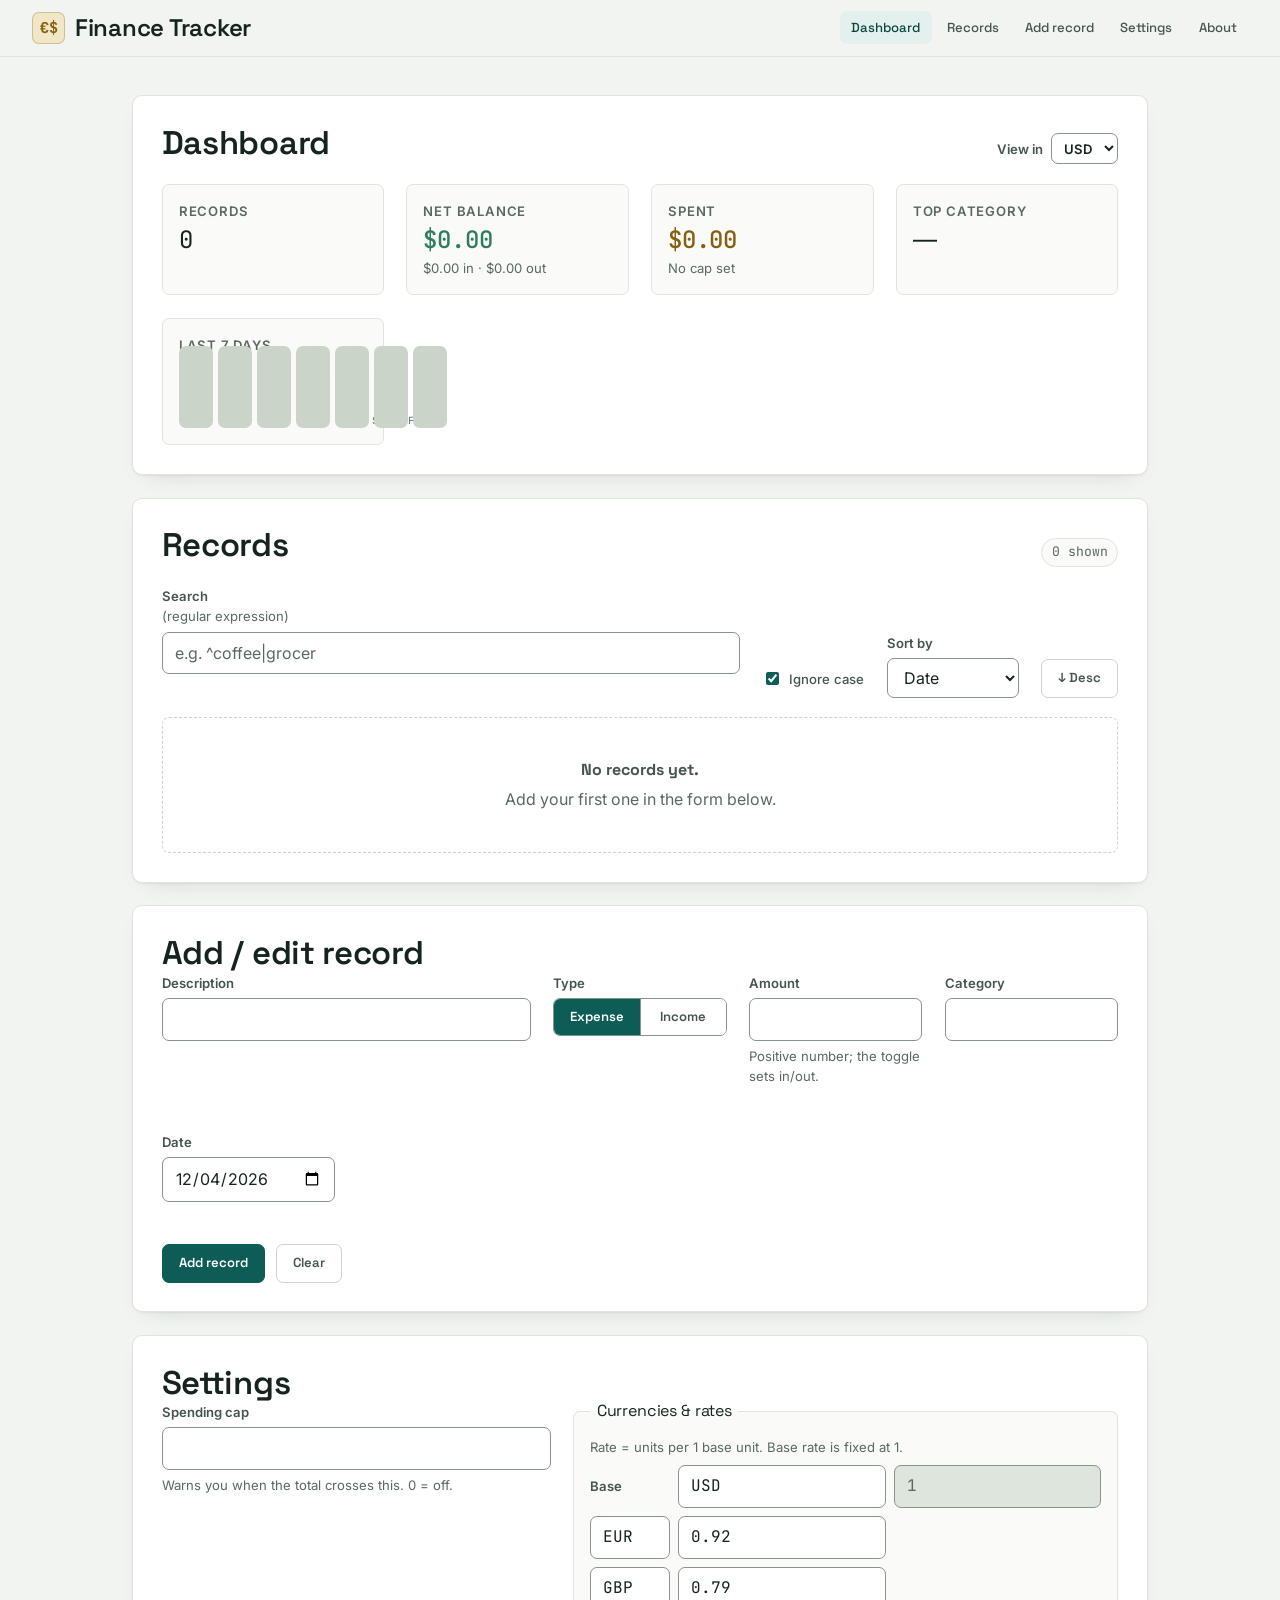
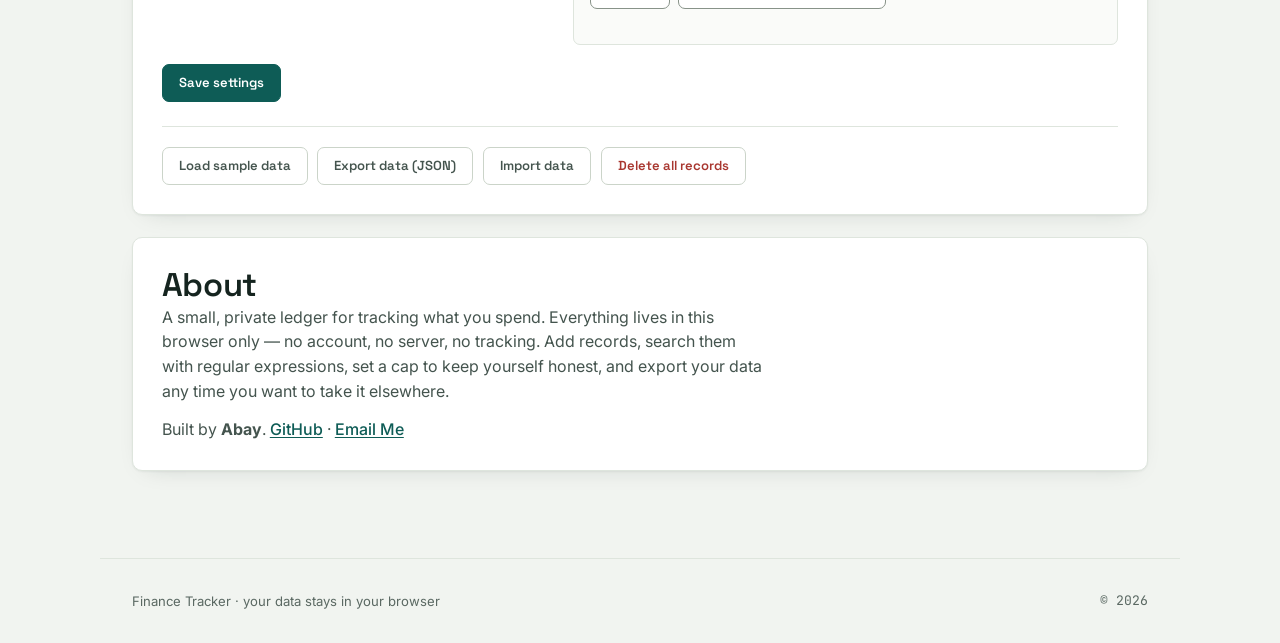
<file: index.html>
<!DOCTYPE html>
<html lang="en">
<head>
  <meta charset="UTF-8" />
  <meta name="viewport" content="width=device-width, initial-scale=1.0" />
  <title>Finance Tracker</title>
  <link rel="icon" href="assets/finance-tracker.png" type="image/svg+xml" />

  <!-- Type: Space Grotesk (display), Inter (body), JetBrains Mono (figures) -->
  <link rel="preconnect" href="https://fonts.googleapis.com" />
  <link rel="preconnect" href="https://fonts.gstatic.com" crossorigin />
  <link href="https://fonts.googleapis.com/css2?family=Inter:wght@400;500;600&family=JetBrains+Mono:wght@400;500;700&family=Space+Grotesk:wght@500;600;700&display=swap" rel="stylesheet" />

  <link rel="stylesheet" href="styles/base.css" />
  <link rel="stylesheet" href="styles/layout.css" />
  <link rel="stylesheet" href="styles/responsive.css" />
</head>
<body>
  <!-- Skip link: first focusable element, jumps to <main> -->
  <a href="#main" class="skip-link">Skip to content</a>

  <header class="site-header">
    <div class="brand">
      <span class="brand-mark" aria-hidden="true">€$</span>
      <h1>Finance Tracker</h1>
    </div>
    <nav aria-label="Primary" class="primary-nav">
      <a href="#dashboard">Dashboard</a>
      <a href="#records">Records</a>
      <a href="#form">Add record</a>
      <a href="#settings">Settings</a>
      <a href="#about">About</a>
    </nav>
  </header>

  <main id="main">
    <!-- Global live regions for status/announcements (cap, save, errors) -->
    <div id="live-status" role="status" aria-live="polite" class="sr-only"></div>
    <div id="live-alert" role="alert" aria-live="assertive" class="sr-only"></div>

    <!-- DASHBOARD ------------------------------------------------------- -->
    <section id="dashboard" class="section" aria-labelledby="dashboard-h">
      <div class="section-head">
        <h2 id="dashboard-h">Dashboard</h2>
        <label class="inline-field">
          <span>View in</span>
          <select id="display-currency" aria-label="Display currency"></select>
        </label>
      </div>

      <div class="stat-grid">
        <article class="stat-card">
          <p class="stat-label">Records</p>
          <p class="stat-value mono" id="stat-count">0</p>
        </article>

        <article class="stat-card" id="stat-net-card">
          <p class="stat-label">Net balance</p>
          <p class="stat-value figure" id="stat-net">0.00</p>
          <p class="stat-foot" id="stat-net-note"></p>
        </article>

        <article class="stat-card" id="stat-sum-card">
          <p class="stat-label">Spent</p>
          <p class="stat-value figure" id="stat-sum">0.00</p>
          <p class="stat-foot" id="stat-cap-note"></p>
        </article>

        <article class="stat-card">
          <p class="stat-label">Top category</p>
          <p class="stat-value" id="stat-top">—</p>
          <p class="stat-foot figure" id="stat-top-amount"></p>
        </article>

        <article class="stat-card chart-card">
          <p class="stat-label">Last 7 days</p>
          <div class="chart-wrap" id="chart" aria-hidden="true"></div>
          <p class="sr-only" id="chart-text"></p>
        </article>
      </div>
    </section>

    <!-- RECORDS --------------------------------------------------------- -->
    <section id="records" class="section" aria-labelledby="records-h">
      <div class="section-head">
        <h2 id="records-h">Records</h2>
        <p class="count-pill"><span id="results-count">0</span> shown</p>
      </div>

      <div class="controls">
        <div class="field grow">
          <label for="search">Search <span class="hint">(regular expression)</span></label>
          <input type="text" id="search" inputmode="search"
                 placeholder="e.g. ^coffee|grocer"
                 aria-describedby="search-err" autocomplete="off" />
          <span class="error" id="search-err" role="status"></span>
        </div>

        <label class="check">
          <input type="checkbox" id="search-ci" checked />
          <span>Ignore case</span>
        </label>

        <div class="field">
          <label for="sort-field">Sort by</label>
          <select id="sort-field">
            <option value="date">Date</option>
            <option value="amount">Amount</option>
            <option value="description">Description</option>
            <option value="category">Category</option>
          </select>
        </div>

        <button type="button" id="sort-dir" class="btn ghost" aria-pressed="false"
                aria-label="Sort descending">↓ Desc</button>
      </div>

      <div id="records-host"><!-- table / cards rendered here --></div>
    </section>

    <!-- FORM ------------------------------------------------------------ -->
    <section id="form" class="section" aria-labelledby="form-h">
      <h2 id="form-h">Add / edit record</h2>

      <form id="record-form" novalidate>
        <input type="hidden" id="record-id" />

        <div class="form-grid">
          <div class="field wide">
            <label for="f-desc">Description</label>
            <input type="text" id="f-desc" name="description" maxlength="120"
                   aria-describedby="f-desc-err" required />
            <span class="error" id="f-desc-err"></span>
          </div>

          <div class="field">
            <span class="field-label" id="f-type-label">Type</span>
            <div class="seg" role="radiogroup" aria-labelledby="f-type-label">
              <input type="radio" id="f-type-expense" name="ftype" value="expense" checked />
              <label for="f-type-expense">Expense</label>
              <input type="radio" id="f-type-income" name="ftype" value="income" />
              <label for="f-type-income">Income</label>
            </div>
          </div>

          <div class="field">
            <label for="f-amount">Amount</label>
            <input type="text" id="f-amount" name="amount" inputmode="decimal"
                   aria-describedby="f-amount-help f-amount-err" required />
            <span class="hint" id="f-amount-help">Positive number; the toggle sets in/out.</span>
            <span class="error" id="f-amount-err"></span>
          </div>

          <div class="field">
            <label for="f-category">Category</label>
            <input type="text" id="f-category" name="category" list="cat-expense"
                   maxlength="40" aria-describedby="f-category-err" required />
            <datalist id="cat-expense">
              <option value="Groceries"></option>
              <option value="Rent & Utilities"></option>
              <option value="Transport"></option>
              <option value="Utilities"></option>
              <option value="Dining"></option>
              <option value="Health"></option>
              <option value="Entertainment"></option>
              <option value="Shopping"></option>
            </datalist>
            <datalist id="cat-income">
              <option value="Salary"></option>
              <option value="Freelance"></option>
              <option value="Refund"></option>
              <option value="Gift"></option>
              <option value="Interest"></option>
              <option value="Investment"></option>
            </datalist>
            <span class="error" id="f-category-err"></span>
          </div>

          <div class="field">
            <label for="f-date">Date</label>
            <input type="date" id="f-date" name="date"
                   aria-describedby="f-date-err" required />
            <span class="error" id="f-date-err"></span>
          </div>
        </div>

        <div class="form-actions">
          <button type="submit" class="btn primary" id="form-submit">Add record</button>
          <button type="button" class="btn ghost" id="form-reset">Clear</button>
          <span class="form-mode" id="form-mode" aria-hidden="true"></span>
        </div>
      </form>
    </section>

    <!-- SETTINGS -------------------------------------------------------- -->
    <section id="settings" class="section" aria-labelledby="settings-h">
      <h2 id="settings-h">Settings</h2>

      <form id="settings-form" novalidate>
        <div class="settings-grid">
          <div class="field">
            <label for="s-cap">Spending cap</label>
            <input type="text" id="s-cap" inputmode="decimal"
                   aria-describedby="s-cap-help s-cap-err" />
            <span class="hint" id="s-cap-help">Warns you when the total crosses this. 0 = off.</span>
            <span class="error" id="s-cap-err"></span>
          </div>

          <fieldset class="currency-block">
            <legend>Currencies &amp; rates</legend>
            <p class="hint">Rate = units per 1 base unit. Base rate is fixed at 1.</p>

            <div class="rate-row">
              <label for="s-base">Base</label>
              <input type="text" id="s-base" maxlength="6" class="code" aria-label="Base currency code" />
              <input type="text" value="1" disabled class="rate" aria-label="Base rate" />
            </div>

            <div class="rate-row">
              <input type="text" id="s-alt1-code" maxlength="6" class="code" aria-label="Second currency code" />
              <input type="text" id="s-alt1-rate" inputmode="decimal" class="rate" aria-label="Second currency rate" />
            </div>

            <div class="rate-row">
              <input type="text" id="s-alt2-code" maxlength="6" class="code" aria-label="Third currency code" />
              <input type="text" id="s-alt2-rate" inputmode="decimal" class="rate" aria-label="Third currency rate" />
            </div>
            <span class="error" id="s-rate-err"></span>
          </fieldset>
        </div>

        <div class="form-actions">
          <button type="submit" class="btn primary">Save settings</button>
        </div>
      </form>

      <div class="data-actions">
        <button type="button" class="btn ghost" id="seed-btn">Load sample data</button>
        <button type="button" class="btn ghost" id="export-btn">Export data (JSON)</button>
        <label class="btn ghost file-btn">
          Import data
          <input type="file" id="import-input" accept="application/json,.json" class="sr-only" />
        </label>
        <button type="button" class="btn danger ghost" id="clear-btn">Delete all records</button>
      </div>
    </section>

    <!-- ABOUT ----------------------------------------------------------- -->
    <section id="about" class="section" aria-labelledby="about-h">
      <h2 id="about-h">About</h2>
      <p class="prose">
        A small, private ledger for tracking what you spend. Everything lives in this
        browser only — no account, no server, no tracking. Add records, search them with
        regular expressions, set a cap to keep yourself honest, and export your data any
        time you want to take it elsewhere.
      </p>
      <p class="prose contact">
        Built by <strong>Abay</strong>.
        <a href="https://github.com/Abay-Wizard" rel="noopener">GitHub</a> ·
        <a href="mailto:a.tessema@alustudent.com">Email Me</a>
      </p>
    </section>
  </main>

  <footer class="site-footer">
    <p>Finance Tracker · your data stays in your browser</p>
    <p class="mono">© <span id="year"></span></p>
  </footer>

  <script type="module" src="scripts/app.js"></script>
</body>
</html>
</file>
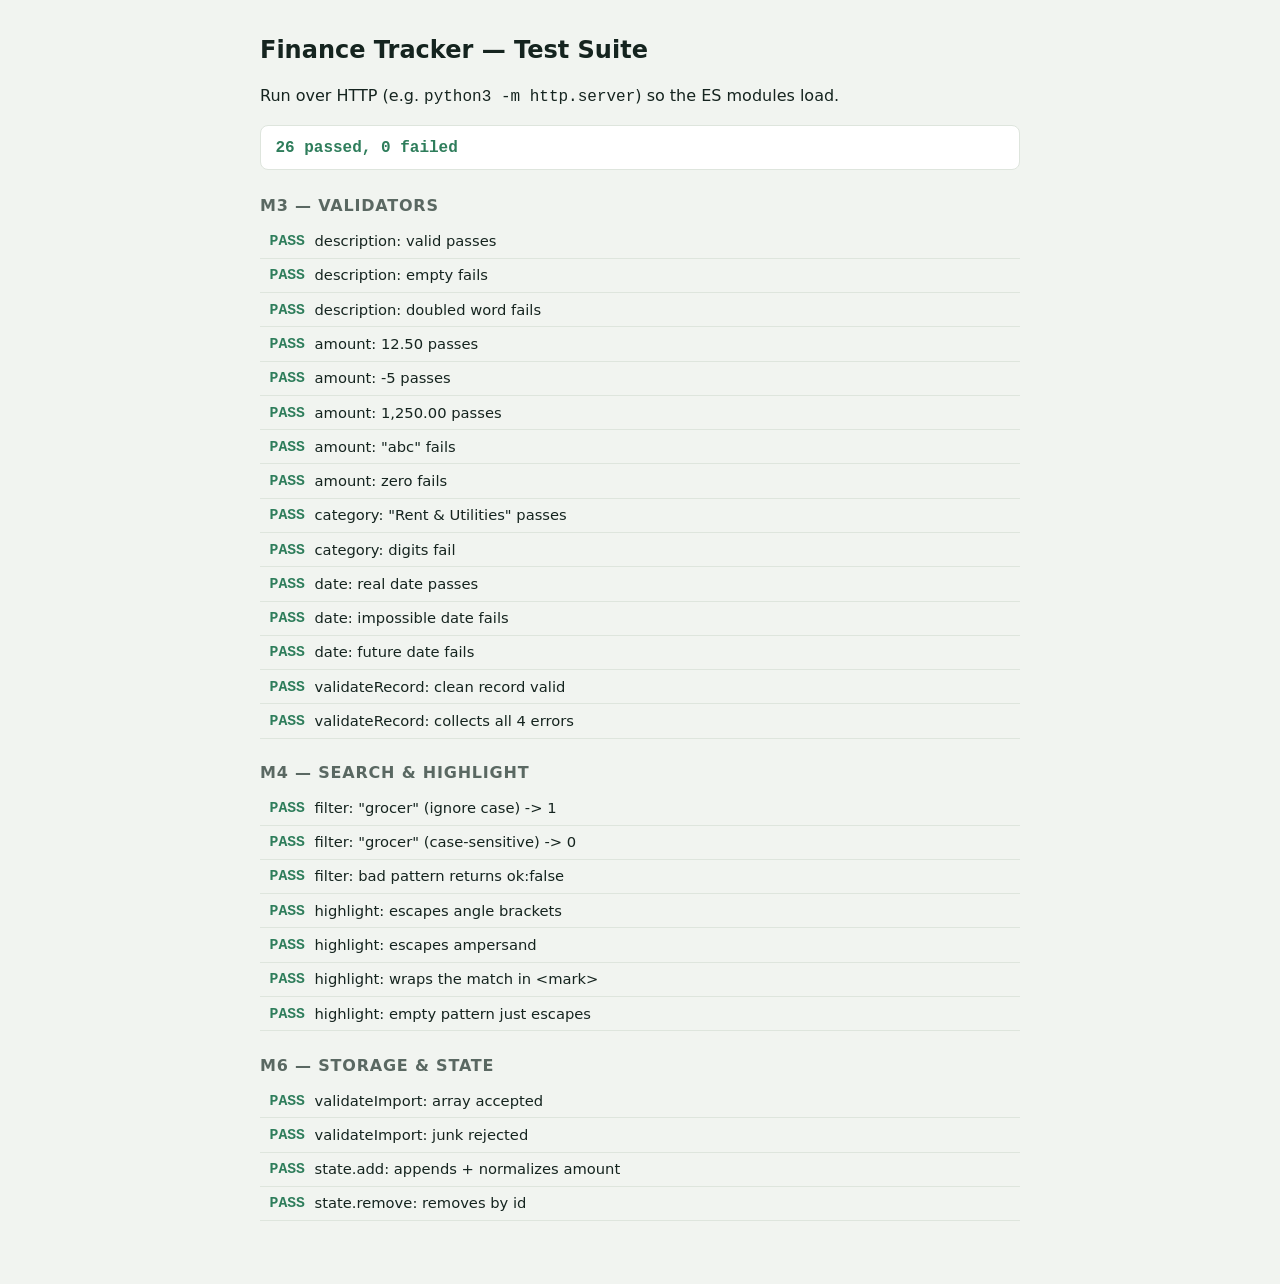
<file: tests.html>
<!DOCTYPE html>
<html lang="en">
<head>
  <meta charset="UTF-8" />
  <meta name="viewport" content="width=device-width, initial-scale=1.0" />
  <title>Finance Tracker — Tests</title>
  <link rel="icon" href="assets/favicon.svg" type="image/svg+xml" />
  <style>
    :root { --ok:#2E7D5B; --bad:#A8362F; --ink:#15241F; --muted:#5A6862; --line:#DEE5DD; }
    body { font:16px/1.5 system-ui, sans-serif; color:var(--ink); margin:0; background:#F1F4F0; }
    main { max-width:760px; margin:0 auto; padding:2rem 1.25rem 4rem; }
    h1 { font-size:1.5rem; margin:0 0 .25rem; }
    .summary { font-family:ui-monospace,monospace; font-weight:700; margin:.5rem 0 1.5rem; padding:.6rem .9rem;
               border-radius:8px; background:#fff; border:1px solid var(--line); }
    .summary.green { color:var(--ok); } .summary.red { color:var(--bad); }
    h2 { font-size:1rem; margin:1.4rem 0 .4rem; color:var(--muted); text-transform:uppercase; letter-spacing:.05em; }
    .row { display:flex; gap:.6rem; padding:.35rem .6rem; border-bottom:1px solid var(--line); font-size:.92rem; }
    .tag { font-family:ui-monospace,monospace; font-weight:700; }
    .pass .tag { color:var(--ok); } .fail .tag { color:var(--bad); }
    .fail { background:#F6E3E1; }
  </style>
</head>
<body>
  <main>
    <h1>Finance Tracker — Test Suite</h1>
    <p>Run over HTTP (e.g. <code>python3 -m http.server</code>) so the ES modules load.</p>
    <div id="summary" class="summary">Running…</div>
    <div id="results"></div>
  </main>

  <script type="module">
    import * as V from './scripts/validators.js';
    import * as S from './scripts/search.js';
    import * as ST from './scripts/storage.js';
    import * as state from './scripts/state.js';

    const results = document.getElementById('results');
    let pass = 0, fail = 0, group = '';

    function section(name) {
      group = name;
      results.append(Object.assign(document.createElement('h2'), { textContent: name }));
    }
    function ok(name, cond) {
      cond ? pass++ : fail++;
      const row = document.createElement('div');
      row.className = 'row ' + (cond ? 'pass' : 'fail');
      const tag = Object.assign(document.createElement('span'), { className: 'tag', textContent: cond ? 'PASS' : 'FAIL' });
      const lbl = Object.assign(document.createElement('span'), { textContent: name });
      row.append(tag, lbl);
      results.append(row);
    }

    /* ---- M3 — validators (one pass + one fail per rule) ---- */
    section('M3 — validators');
    ok('description: valid passes', V.validateDescription('Lunch with team') === '');
    ok('description: empty fails', V.validateDescription('  ') !== '');
    ok('description: doubled word fails', V.validateDescription('the the bill') !== '');
    ok('amount: 12.50 passes', V.validateAmount('12.50') === '');
    ok('amount: -5 passes', V.validateAmount('-5') === '');
    ok('amount: 1,250.00 passes', V.validateAmount('1,250.00') === '');
    ok('amount: "abc" fails', V.validateAmount('abc') !== '');
    ok('amount: zero fails', V.validateAmount('0') !== '');
    ok('category: "Rent & Utilities" passes', V.validateCategory('Rent & Utilities') === '');
    ok('category: digits fail', V.validateCategory('123') !== '');
    ok('date: real date passes', V.validateDate('2026-06-01') === '');
    ok('date: impossible date fails', V.validateDate('2026-02-31') !== '');
    ok('date: future date fails', V.validateDate('2099-01-01') !== '');
    ok('validateRecord: clean record valid', V.validateRecord({ description: 'X', amount: '9.99', category: 'Dining', date: '2026-06-01' }).valid === true);
    const bad = V.validateRecord({ description: '', amount: 'x', category: '1', date: 'z' });
    ok('validateRecord: collects all 4 errors', !bad.valid && Object.keys(bad.errors).length === 4);

    /* ---- M4 — safe regex search + highlight ---- */
    section('M4 — search & highlight');
    const recs = [{ description: 'Grocery run', category: 'Groceries' }, { description: 'Coffee', category: 'Dining' }];
    ok('filter: "grocer" (ignore case) -> 1', S.filterRecords(recs, 'grocer', true).list.length === 1);
    ok('filter: "grocer" (case-sensitive) -> 0', S.filterRecords(recs, 'grocer', false).list.length === 0);
    ok('filter: bad pattern returns ok:false', S.filterRecords(recs, '(', true).ok === false);
    const hl = S.highlight('<b>Rent</b> & co', 'rent', true);
    ok('highlight: escapes angle brackets', hl.includes('&lt;b&gt;') && !hl.includes('<b>'));
    ok('highlight: escapes ampersand', hl.includes('&amp;'));
    ok('highlight: wraps the match in <mark>', hl.includes('<mark>Rent</mark>'));
    ok('highlight: empty pattern just escapes', S.highlight('a<b>', '') === 'a&lt;b&gt;');

    /* ---- M6 — storage & state ---- */
    section('M6 — storage & state');
    ok('validateImport: array accepted', ST.validateImport([{ description: 'A', amount: '5', category: 'Dining', date: '2026-06-01' }]).ok === true);
    ok('validateImport: junk rejected', ST.validateImport({ foo: 1 }).ok === false);
    try { localStorage.removeItem('ft:records'); } catch {}
    state.init();
    const before = state.state.records.length;
    const rec = state.add({ description: 'Test row', amount: '10', category: 'Dining', date: '2026-06-01' });
    ok('state.add: appends + normalizes amount', state.state.records.length === before + 1 && rec.amount === 10);
    state.remove(rec.id);
    ok('state.remove: removes by id', state.state.records.length === before);

    /* ---- summary ---- */
    const s = document.getElementById('summary');
    s.textContent = `${pass} passed, ${fail} failed`;
    s.className = 'summary ' + (fail ? 'red' : 'green');
    document.title = `${fail ? '✗' : '✓'} ${pass}/${pass + fail} — Finance Tracker Tests`;
    console.log(`${pass} passed, ${fail} failed`);
  </script>
</body>
</html>
</file>
<file: styles/base.css>
:root {
  /* paper & ink */
  --bg:        #F1F4F0;   /* cool off-white paper, not cream */
  --surface:   #FFFFFF;
  --surface-2: #FAFBF9;
  --text:      #15241F;   /* deep pine — primary text  (16.1:1 on surface) */
  --ink:       #15241F;   /* alias of --text for existing selectors */
  --ink-soft:  #44544E;   /* labels                    (8.0:1 on surface)  */
  --muted:     #5A6862;   /* hints, captions           (5.85:1 on surface) */
  --line:      #DEE5DD;   /* hairline dividers (decorative)                */
  --line-2:    #CBD4C9;   /* stronger dividers (decorative)                */
  --field-border: #889389;/* form-control boundary  (3.19:1 on white)      */

  /* accents */
  --accent:    #0E5C56;   /* primary action / teal     (7.82:1 on white)   */
  --teal:      #0E5C56;   /* alias of --accent                              */
  --teal-700:  #0A463F;   /* hover / strong            (10.7:1 on white)   */
  --teal-50:   #E4F0EE;
  --gold:      #86600F;   /* the ledger figures        (5.69:1 on white)   */
  --gold-soft: #F2E6C8;
  --danger:    #A8362F;   /* errors                    (6.49:1 on white)   */
  --danger-soft:#F6E3E1;
  --ok:        #2E7D5B;   /* positive amounts          (5.0:1 on white)    */

  /* spacing scale */
  --space-1: 0.25rem;
  --space-2: 0.5rem;
  --space-3: 0.75rem;
  --space-4: 1rem;
  --space-5: 1.5rem;
  --space-6: 2rem;
  --gap:     clamp(0.9rem, 2vw, 1.4rem);

  /* radius & geometry */
  --r:    10px;
  --r-sm: 7px;
  --maxw: 1080px;

  /* type */
  --font-display: 'Space Grotesk', system-ui, -apple-system, sans-serif;
  --font-body:    'Inter', system-ui, -apple-system, sans-serif;
  --font-mono:    'JetBrains Mono', ui-monospace, 'SF Mono', monospace;

  --step--1: 0.82rem;
  --step-0:  1rem;
  --step-1:  1.18rem;
  --step-2:  1.5rem;
  --step-3:  2.05rem;

  /* effects */
  --shadow: 0 1px 2px rgba(21,36,31,.05), 0 8px 24px -16px rgba(21,36,31,.25);
  --focus-width: 2px;
  --focus-color: var(--accent);   /* 7.82:1 on white, 7.06:1 on paper -> >3:1 */
}

/* ---- minimal reset ---------------------------------------------------- */
*, *::before, *::after { box-sizing: border-box; }

html { -webkit-text-size-adjust: 100%; }

body,
h1, h2, h3, p, figure, fieldset, legend, ul, ol {
  margin: 0;
}

img, svg { display: block; max-width: 100%; }

/* ---- typography ------------------------------------------------------- */
body {
  background: var(--bg);
  color: var(--text);
  font-family: var(--font-body);
  font-size: var(--step-0);   /* 16px base */
  line-height: 1.55;
  -webkit-font-smoothing: antialiased;
  text-rendering: optimizeLegibility;
}

h1, h2, h3, legend {
  font-family: var(--font-display);
  line-height: 1.15;
  letter-spacing: -0.01em;
  color: var(--text);
}
h1 { font-size: var(--step-2); font-weight: 600; }
h2 { font-size: var(--step-3); font-weight: 600; }
h3 { font-size: var(--step-1); font-weight: 600; }

a { color: var(--accent); text-underline-offset: 2px; }
a:hover { color: var(--teal-700); }

/* the signature: monetary figures in mono, aligned */
.mono   { font-family: var(--font-mono); font-variant-numeric: tabular-nums; }
.figure {
  font-family: var(--font-mono);
  font-variant-numeric: tabular-nums;
  font-weight: 500;
  letter-spacing: -0.01em;
}


:where(a, button, input, select, textarea, summary, [tabindex]):focus-visible {
  outline: var(--focus-width) solid var(--focus-color);
  outline-offset: 2px;
  border-radius: var(--r-sm);
}

/* labels that wrap a visually-hidden control (e.g. the file-import button)
   show the ring when that control is focused */
.file-btn:focus-within {
  outline: var(--focus-width) solid var(--focus-color);
  outline-offset: 2px;
}

/* text inputs also tint their border on focus, in addition to the outline */
input:focus-visible,
select:focus-visible,
textarea:focus-visible { border-color: var(--accent); }

/* checkboxes/radios adopt the brand colour */
input[type="checkbox"], input[type="radio"] { accent-color: var(--accent); }

/* ---- .skip-link: hidden until focused, then visible ------------------- */
.skip-link {
  position: absolute;
  left: var(--space-3);
  top: -3rem;                       /* parked off-screen */
  z-index: 100;
  background: var(--text);
  color: #fff;
  padding: 0.55rem 0.9rem;
  border-radius: var(--r-sm);
  font-weight: 600;
  text-decoration: none;
  transition: top .15s ease;
}
.skip-link:focus { top: var(--space-3); color: #fff; }


label { font-size: var(--step--1); font-weight: 600; color: var(--ink-soft); }

input, select, button { font: inherit; color: inherit; }

input[type="text"],
input[type="date"],
input[type="search"],
select {
  width: 100%;
  padding: var(--space-2) var(--space-3);
  background: var(--surface);
  border: 1px solid var(--field-border);
  border-radius: var(--r-sm);
  color: var(--text);
  transition: border-color .12s ease;
}
input::placeholder { color: var(--muted); }

/* error state on a field */
input[aria-invalid="true"] {
  border-color: var(--danger);
  background: var(--danger-soft);
}

.hint  { display: block; font-size: var(--step--1); font-weight: 400; color: var(--muted); }
.error {
  display: block;
  min-height: 1.1em;
  margin-top: var(--space-1);
  font-size: var(--step--1);
  font-weight: 500;
  color: var(--danger);
}

/* buttons */
.btn {
  display: inline-flex;
  align-items: center;
  gap: 0.4rem;
  padding: var(--space-2) var(--space-4);
  border: 1px solid transparent;
  border-radius: var(--r-sm);
  font-family: var(--font-display);
  font-weight: 600;
  font-size: var(--step--1);
  cursor: pointer;
  background: var(--surface);
  color: var(--text);
  transition: background .12s ease, border-color .12s ease, transform .06s ease;
}
.btn:active { transform: translateY(1px); }
.btn.primary { background: var(--accent); color: #fff; border-color: var(--accent); }
.btn.primary:hover { background: var(--teal-700); }
.btn.ghost { background: var(--surface); border-color: var(--line-2); color: var(--ink-soft); }
.btn.ghost:hover { border-color: var(--accent); color: var(--accent); }
.btn.danger { color: var(--danger); }
.btn.danger:hover { border-color: var(--danger); color: var(--danger); background: var(--danger-soft); }
.btn[aria-pressed="true"] { background: var(--teal-50); border-color: var(--accent); color: var(--teal-700); }

/* ---- utilities -------------------------------------------------------- */
.sr-only {
  position: absolute; width: 1px; height: 1px;
  padding: 0; margin: -1px; overflow: hidden;
  clip: rect(0 0 0 0); white-space: nowrap; border: 0;
}

/* ---- motion ----------------------------------------------------------- */
@media (prefers-reduced-motion: reduce) {
  *, *::before, *::after {
    animation-duration: 0.001ms !important;
    transition-duration: 0.001ms !important;
  }
}
</file>
<file: styles/layout.css>
/* =========================================================================
   layout.css — structure for header, sections, ledger, forms, footer
   ========================================================================= */

/* --- header / nav ----------------------------------------------------- */
.site-header {
  position: sticky;
  top: 0;
  z-index: 20;
  display: flex;
  align-items: center;
  justify-content: space-between;
  gap: 1rem;
  flex-wrap: wrap;
  padding: 0.7rem clamp(1rem, 4vw, 2rem);
  background: color-mix(in srgb, var(--bg) 86%, transparent);
  backdrop-filter: blur(8px);
  border-bottom: 1px solid var(--line);
}

.brand { display: flex; align-items: center; gap: 0.6rem; }
.brand-mark {
  font-family: var(--font-mono);
  font-weight: 700;
  font-size: 0.95rem;
  color: var(--gold);
  background: var(--gold-soft);
  border: 1px solid color-mix(in srgb, var(--gold) 30%, transparent);
  border-radius: var(--r-sm);
  padding: 0.2rem 0.45rem;
  letter-spacing: -0.04em;
}

.primary-nav { display: flex; gap: 0.25rem; flex-wrap: wrap; }
.primary-nav a {
  text-decoration: none;
  font-family: var(--font-display);
  font-weight: 500;
  font-size: var(--step--1);
  color: var(--ink-soft);
  padding: 0.4rem 0.7rem;
  border-radius: var(--r-sm);
}
.primary-nav a:hover { background: var(--surface); color: var(--teal); }
.primary-nav a[aria-current="true"] {
  background: var(--teal-50);
  color: var(--teal-700);
}

/* --- main / sections -------------------------------------------------- */
main {
  max-width: var(--maxw);
  margin: 0 auto;
  padding: clamp(1.2rem, 4vw, 2.4rem) clamp(1rem, 4vw, 2rem) 4rem;
}

.section {
  scroll-margin-top: 5rem;
  padding: clamp(1.2rem, 3vw, 1.8rem);
  margin-bottom: var(--gap);
  background: var(--surface);
  border: 1px solid var(--line);
  border-radius: var(--r);
  box-shadow: var(--shadow);
}

.section-head {
  display: flex;
  align-items: baseline;
  justify-content: space-between;
  gap: 1rem;
  flex-wrap: wrap;
  margin-bottom: 1.2rem;
}

.inline-field { display: inline-flex; align-items: center; gap: 0.5rem; font-weight: 600; }
.inline-field select { width: auto; padding: 0.35rem 0.55rem; }

.count-pill {
  font-family: var(--font-mono);
  font-size: var(--step--1);
  color: var(--muted);
  background: var(--surface-2);
  border: 1px solid var(--line);
  padding: 0.2rem 0.6rem;
  border-radius: 999px;
}

/* --- dashboard -------------------------------------------------------- */
.stat-grid {
  display: grid;
  grid-template-columns: repeat(auto-fit, minmax(180px, 1fr));
  gap: var(--gap);
}
.stat-card {
  padding: 1rem;
  background: var(--surface-2);
  border: 1px solid var(--line);
  border-radius: var(--r-sm);
}
.stat-label {
  font-size: var(--step--1);
  font-weight: 600;
  color: var(--muted);
  text-transform: uppercase;
  letter-spacing: 0.06em;
}
.stat-value { font-size: var(--step-2); margin-top: 0.35rem; line-height: 1.1; }
.stat-value.figure { color: var(--gold); }
.stat-foot { font-size: var(--step--1); color: var(--muted); margin-top: 0.3rem; }

/* Net balance card: green when in the black, red when in the red */
#stat-net-card.pos .stat-value { color: var(--ok); }
#stat-net-card.neg .stat-value { color: var(--danger); }
#stat-net-card.neg { border-color: color-mix(in srgb, var(--danger) 30%, var(--line)); }

#stat-sum-card.over .stat-value { color: var(--danger); }
#stat-sum-card.over { border-color: color-mix(in srgb, var(--danger) 40%, var(--line)); }
#stat-cap-note.over { color: var(--danger); font-weight: 600; }

/* mini chart */
.chart-card { grid-column: span 1; }
.chart-wrap {
  display: flex;
  align-items: flex-end;
  gap: 5px;
  height: 64px;
  margin-top: 0.6rem;
}
.chart-bar {
  flex: 1;
  min-height: 3px;
  background: linear-gradient(var(--teal), var(--teal-700));
  border-radius: 3px 3px 0 0;
  position: relative;
}
.chart-bar.empty { background: var(--line-2); }
.chart-axis {
  display: flex;
  justify-content: space-between;
  font-family: var(--font-mono);
  font-size: 0.62rem;
  color: var(--muted);
  margin-top: 0.3rem;
}

/* --- records controls ------------------------------------------------- */
.controls {
  display: flex;
  align-items: flex-end;
  gap: var(--gap);
  flex-wrap: wrap;
  margin-bottom: 1.2rem;
}
.field { display: flex; flex-direction: column; gap: 0.3rem; }
.field.grow { flex: 1 1 240px; }

.check {
  display: inline-flex;
  align-items: center;
  gap: 0.45rem;
  font-weight: 500;
  color: var(--ink-soft);
  padding-bottom: 0.55rem;
  white-space: nowrap;
}
.check input { width: auto; accent-color: var(--teal); }

#sort-dir { align-self: flex-end; }

/* --- the ledger (records table) -------------------------------------- */
.ledger {
  width: 100%;
  border-collapse: collapse;
  font-size: var(--step-0);
}
.ledger caption { text-align: left; color: var(--muted); font-size: var(--step--1); padding-bottom: 0.5rem; }
.ledger thead th {
  text-align: left;
  font-family: var(--font-display);
  font-size: var(--step--1);
  font-weight: 600;
  color: var(--muted);
  text-transform: uppercase;
  letter-spacing: 0.05em;
  padding: 0.5rem 0.7rem;
  border-bottom: 1px solid var(--line-2);
}
.ledger th.amount, .ledger td.amount { text-align: right; }
.ledger tbody td { padding: 0.6rem 0.7rem; border-bottom: 1px solid var(--line); vertical-align: top; }
.ledger tbody tr:hover { background: var(--surface-2); }

.cell-desc { font-weight: 500; }
.cell-cat {
  display: inline-block;
  font-size: var(--step--1);
  color: var(--teal-700);
  background: var(--teal-50);
  border-radius: 999px;
  padding: 0.1rem 0.55rem;
}
.cell-date { font-family: var(--font-mono); color: var(--ink-soft); white-space: nowrap; }

/* the gold ledger rule on the amount column */
.amount-fig {
  font-family: var(--font-mono);
  font-variant-numeric: tabular-nums;
  font-weight: 500;
  color: var(--gold);
  white-space: nowrap;
  padding-left: 0.9rem;
  border-left: 2px solid var(--gold-soft);
}
.amount-fig.in { color: var(--ok); }

.row-actions { display: flex; gap: 0.3rem; justify-content: flex-end; }
.icon-btn {
  border: 1px solid var(--line-2);
  background: var(--surface);
  color: var(--ink-soft);
  border-radius: var(--r-sm);
  padding: 0.28rem 0.55rem;
  font-size: var(--step--1);
  cursor: pointer;
  font-family: var(--font-display);
  font-weight: 600;
}
.icon-btn:hover { border-color: var(--teal); color: var(--teal); }
.icon-btn.del:hover { border-color: var(--danger); color: var(--danger); background: var(--danger-soft); }

/* empty state */
.empty {
  text-align: center;
  padding: 2.5rem 1rem;
  color: var(--muted);
  border: 1px dashed var(--line-2);
  border-radius: var(--r-sm);
}
.empty strong { display: block; color: var(--ink-soft); font-family: var(--font-display); margin-bottom: 0.3rem; }

/* --- forms ------------------------------------------------------------ */
.form-grid {
  display: grid;
  grid-template-columns: repeat(auto-fit, minmax(160px, 1fr));
  gap: var(--gap);
  align-items: start;
}
.field.wide { grid-column: span 2; }

.field-label { font-size: var(--step--1); font-weight: 600; color: var(--ink-soft); }

/* segmented Expense / Income toggle (radio group) */
.seg {
  display: inline-flex;
  border: 1px solid var(--field-border);
  border-radius: var(--r-sm);
  overflow: hidden;
  width: 100%;
}
.seg input { position: absolute; opacity: 0; pointer-events: none; }
.seg label {
  flex: 1;
  text-align: center;
  padding: 0.5rem 0.6rem;
  font-family: var(--font-display);
  font-weight: 600;
  font-size: var(--step--1);
  color: var(--ink-soft);
  background: var(--surface);
  cursor: pointer;
  user-select: none;
}
.seg label + input + label { border-left: 1px solid var(--field-border); }
.seg input:checked + label { background: var(--teal); color: #fff; }
/* income side reads green when selected */
#f-type-income:checked + label { background: var(--ok); }
.seg input:focus-visible + label { outline: 2px solid var(--accent); outline-offset: -2px; }
.settings-grid {
  display: grid;
  grid-template-columns: 1fr 1.4fr;
  gap: var(--gap);
  align-items: start;
}
.form-actions {
  display: flex;
  align-items: center;
  gap: 0.7rem;
  margin-top: 1.2rem;
  flex-wrap: wrap;
}
.form-mode { font-size: var(--step--1); color: var(--gold); font-weight: 600; }

.currency-block {
  border: 1px solid var(--line);
  border-radius: var(--r-sm);
  padding: 1rem;
  background: var(--surface-2);
}
.currency-block legend { padding: 0 0.4rem; font-size: var(--step-0); }
.rate-row {
  display: grid;
  grid-template-columns: 5rem 1fr 1fr;
  align-items: center;
  gap: 0.5rem;
  margin-top: 0.5rem;
}
.rate-row .code { text-transform: uppercase; font-family: var(--font-mono); }
.rate-row .rate { font-family: var(--font-mono); }
.rate-row input:disabled { background: var(--line); color: var(--muted); }

.data-actions {
  display: flex;
  gap: 0.6rem;
  flex-wrap: wrap;
  margin-top: 1.5rem;
  padding-top: 1.2rem;
  border-top: 1px solid var(--line);
}
.file-btn { cursor: pointer; }

.prose { max-width: 60ch; color: var(--ink-soft); }
.prose + .prose { margin-top: 0.8rem; }
.contact a { font-weight: 500; }

/* --- footer ----------------------------------------------------------- */
.site-footer {
  max-width: var(--maxw);
  margin: 0 auto;
  padding: 2rem clamp(1rem, 4vw, 2rem);
  display: flex;
  justify-content: space-between;
  gap: 1rem;
  flex-wrap: wrap;
  color: var(--muted);
  font-size: var(--step--1);
  border-top: 1px solid var(--line);
}

/* fade-in on render */
.render-in { animation: fade .25s ease both; }
@keyframes fade { from { opacity: 0; transform: translateY(4px); } to { opacity: 1; transform: none; } }
</file>
<file: styles/responsive.css>
@media (max-width: 1024px) {
  .stat-grid { grid-template-columns: repeat(2, 1fr); }
  .form-grid { grid-template-columns: 1fr 1fr; }
  .settings-grid { grid-template-columns: 1fr; }
}

/* ---- <= 768px : mobile — single column, table -> cards ---------------- */
@media (max-width: 768px) {
  .site-header { position: static; }
  .primary-nav { width: 100%; overflow-x: auto; }

  .stat-grid { grid-template-columns: 1fr; }
  .form-grid { grid-template-columns: 1fr; }

  .controls { align-items: stretch; }
  .controls .field.grow { flex-basis: 100%; }
  #sort-dir, .check { align-self: flex-start; }

  /* ledger -> cards */
  .ledger thead { display: none; }
  .ledger, .ledger tbody, .ledger tr, .ledger td { display: block; width: 100%; }
  .ledger tr {
    background: var(--surface-2);
    border: 1px solid var(--line);
    border-radius: var(--r-sm);
    padding: 0.7rem 0.9rem;
    margin-bottom: 0.7rem;
  }
  .ledger tbody td {
    border: none;
    padding: 0.2rem 0;
    display: flex;
    justify-content: space-between;
    align-items: center;
    gap: 1rem;
  }
  .ledger tbody td::before {
    content: attr(data-label);
    font-size: var(--step--1);
    font-weight: 600;
    color: var(--muted);
    text-transform: uppercase;
    letter-spacing: 0.05em;
  }
  .amount-fig { border-left: none; padding-left: 0; }
  .row-actions { justify-content: flex-start; }
  .ledger td.actions::before { content: ""; }
}

/* ---- <= 360px : small phones — tighten currency rows and spacing ------ */
@media (max-width: 360px) {
  main { padding-left: 0.8rem; padding-right: 0.8rem; }
  .rate-row { grid-template-columns: 3.5rem 1fr 1fr; gap: 0.35rem; }
  .data-actions .btn { flex: 1 1 100%; justify-content: center; }
}
</file>
